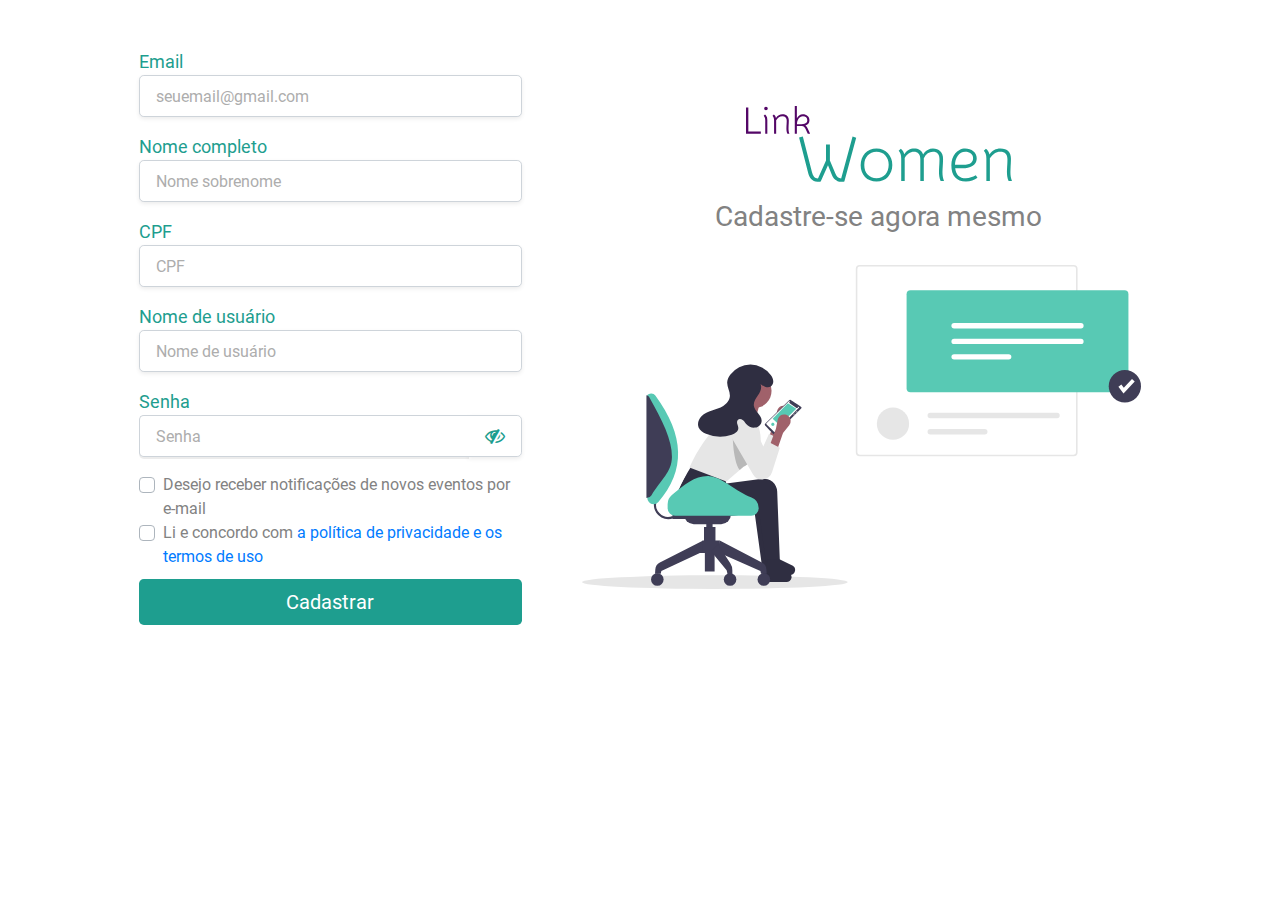
<file: create-account.html>
<!doctype html>
<html>

<head>
  <!-- Required meta tags -->
  <!-- Meta -->
  <meta http-equiv="Content-Type" content="text/html; charset=UTF-8">
  <meta name="viewport" content="width=device-width, initial-scale=1, shrink-to-fit=no">

  <!-- CSS -->
  <link rel="stylesheet" href="https://stackpath.bootstrapcdn.com/bootstrap/4.5.2/css/bootstrap.min.css"
    integrity="sha384-JcKb8q3iqJ61gNV9KGb8thSsNjpSL0n8PARn9HuZOnIxN0hoP+VmmDGMN5t9UJ0Z" crossorigin="anonymous">
  <link rel="stylesheet" href="https://cdnjs.cloudflare.com/ajax/libs/font-awesome/4.7.0/css/font-awesome.min.css">
  <link rel="stylesheet" href="styles/common.css">

  <title>Cadastro</title>
</head>

<body>
  <div class="container container-index">
    <div id="container-create-account" class="row content mx-4 my-5 align-items-center">
      <div class="col-md-5 d-flex align-items-center">
        <form>
          <!-- Email input-->
          <div class="form-group">
            <div class="col-md-12">
              <p class="label-name text-green">Email</p>
            </div>
            <div class="col-md-12">
              <div class="input-group input-group-lg mb-3">
                <input type="text" id="email" name="email" class="form-control shadow-sm"
                  placeholder="seuemail@gmail.com" aria-label="Email" aria-describedby="email-icon"
                  style="font-size: 16px;">
              </div>
            </div>

            <!-- Name input-->
            <div class="col-md-12">
              <p class="label-name text-green">Nome completo</p>
            </div>
            <div class="col-md-12">
              <div class="input-group input-group-lg mb-3">
                <input type="text" id="full-name" name="name" class="form-control shadow-sm"
                  placeholder="Nome sobrenome" aria-label="Nome completo" aria-describedby="name-icon"
                  style="font-size: 16px;">
              </div>
            </div>

            <!-- CPF input-->
            <div class="col-md-12">
              <p class="label-name text-green">CPF</p>
            </div>
            <div class="col-md-12">
              <div class="input-group input-group-lg mb-3">
                <input type="text" id="CPF" name="CPF" class="form-control shadow-sm" placeholder="CPF" aria-label="CPF"
                  aria-describedby="cpf-icon" style="font-size: 16px;">
              </div>
            </div>

            <!-- Username input-->
            <div class="col-md-12">
              <p class="label-name text-green">Nome de usuário</p>
            </div>
            <div class="col-md-12">
              <div class="input-group input-group-lg mb-3">
                <input type="text" id="username" name="username" class="form-control shadow-sm"
                  placeholder="Nome de usuário" aria-label="username" aria-describedby="username-icon"
                  style="font-size: 16px;">
              </div>
            </div>

            <!-- Password input-->
            <div class="col-md-12">
              <p class="label-name text-green">Senha</p>
            </div>
            <div class="col-md-12">
              <div class="input-group input-group-lg mb-3">
                <input type="password" id="password" name="password" class="form-control br-0 pr-0"
                  style="border-right: none; font-size: 16px; box-shadow: 0 .125rem .0 rgba(0,0,0,.075)!important;"
                  placeholder="Senha" aria-label="Senha" aria-describedby="password-icon">
                <div class="input-group-append" style="cursor:pointer">
                  <span class="input-group-text shadow-sm" id="password-icon"
                    style="border-right: 1px #ced4da solid !important">
                    <span class="fa fa-eye-slash"></span>
                  </span>
                </div>
              </div>
            </div>

            <!-- Event notifications checkbox-->
            <div class="col-md-12">
              <div class="custom-control custom-checkbox">
                <input type="checkbox" class="custom-control-input" id="checkEventNotifications">
                <label class="custom-control-label" for="checkEventNotifications" style="font-size: 16px;">Desejo
                  receber
                  notificações de novos eventos por e-mail</label>
              </div>
            </div>

            <!-- Agree with terms checkbox-->
            <div class="col-md-12">
              <div class="custom-control custom-checkbox">
                <input type="checkbox" class="custom-control-input" id="checkAgreeWithTerms">
                <label class="custom-control-label" for="checkAgreeWithTerms" style="font-size: 16px;">Li e concordo com
                  <a href="terms.html">a política de privacidade e os termos de uso</a></label>
              </div>
            </div>

            <!-- Register button -->
            <div class="form-group" style="margin-top: 10px">
              <div class="col-md-12">
                <a onclick="handleSubmitAccount()" id="btn-create-account"
                  class="nav-link btn btn-secondary btn-lg border-0 px-5">Cadastrar</a>
              </div>
            </div>

          </div>
        </form>
      </div>

      <div class="col-md-7 my-3">
        <div class="col-md-12" style="text-align: center;">
          <img src="assets/images/index-logo.svg" id="logo-create-account" style="margin-left: 35px" width=300
            class="img-fluid" alt="LinkWomen">
        </div>
        <div class="col-md-12 mb-3" style="text-align: center;">
          <h3 id="title-create-account" style="margin-left: 35px;">Cadastre-se agora mesmo</h3>
        </div>
        <div class="col-md-12">
          <img src="assets/images/create-account.svg" class="img-fluid" style="margin-top: 15px;"
            alt="Mulher com um formulário">
        </div>

      </div>
    </div>

    <!-- JS -->
    <script src="https://code.jquery.com/jquery-3.2.1.min.js"></script>
    <script src="https://stackpath.bootstrapcdn.com/bootstrap/4.5.2/js/bootstrap.min.js"
      integrity="sha384-B4gt1jrGC7Jh4AgTPSdUtOBvfO8shuf57BaghqFfPlYxofvL8/KUEfYiJOMMV+rV"
      crossorigin="anonymous"></script>
    <script src="scripts/create-account.js"></script>
</body>

</html>
</file>
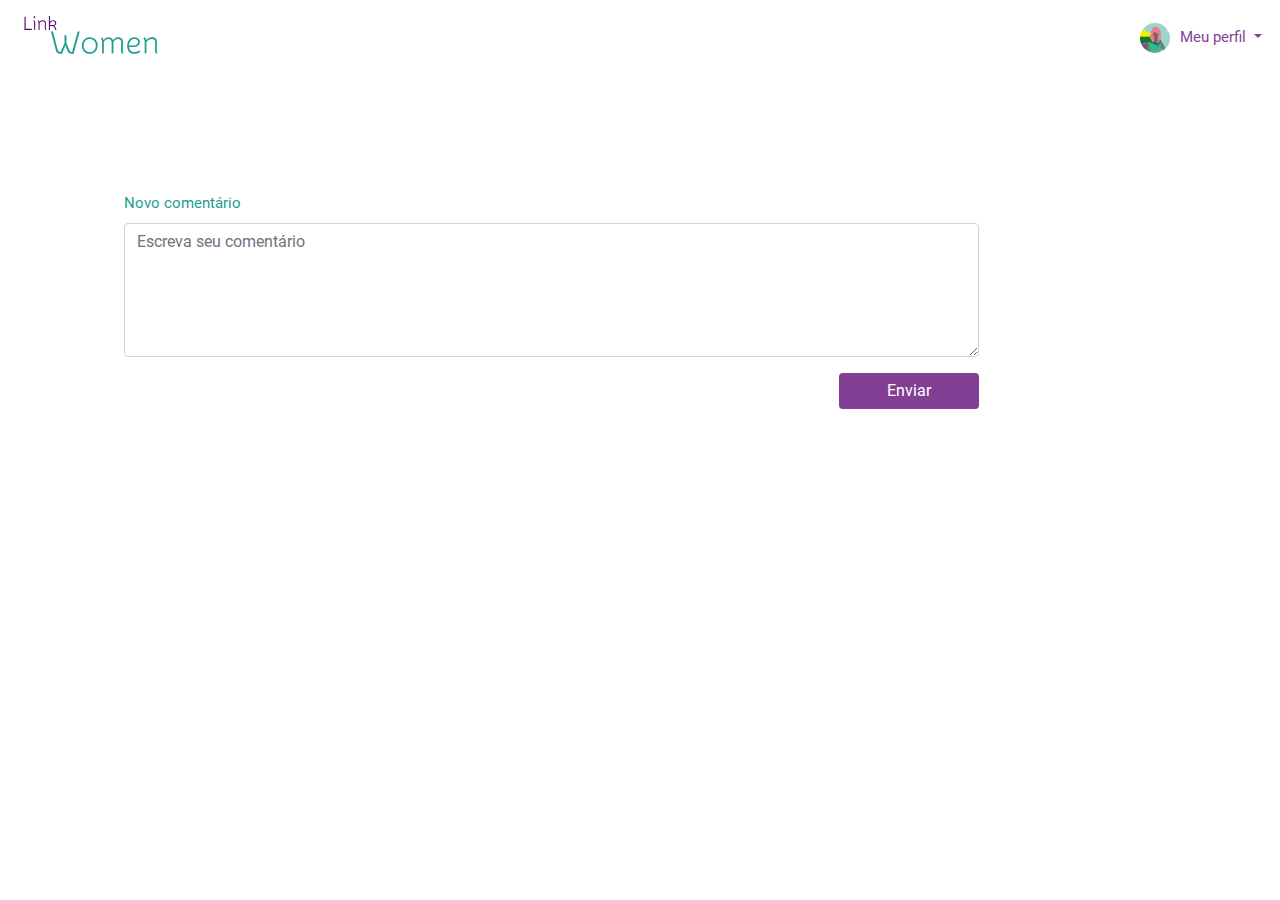
<file: discussion.html>
<!doctype html>
<html>

<head>
    <!-- Required meta tags -->
    <!-- Meta -->
    <meta http-equiv="Content-Type" content="text/html; charset=UTF-8">
    <meta name="viewport" content="width=device-width, initial-scale=1, shrink-to-fit=no">

    <!-- CSS -->
    <link rel="stylesheet" href="https://stackpath.bootstrapcdn.com/bootstrap/4.5.2/css/bootstrap.min.css"
        integrity="sha384-JcKb8q3iqJ61gNV9KGb8thSsNjpSL0n8PARn9HuZOnIxN0hoP+VmmDGMN5t9UJ0Z" crossorigin="anonymous">
    <link rel="stylesheet" href="https://cdnjs.cloudflare.com/ajax/libs/font-awesome/4.7.0/css/font-awesome.min.css">
    <link rel="stylesheet" href="styles/common.css">
    <title>Discussão</title>
</head>

<body class="pt-5 container container-index">
    <nav class="navbar navbar-expand-lg navbar-light bg-white fixed-top d-flex align-self-start">
        <a class="navbar-brand" href="main-login.html">
            <img src="assets/images/index-logo.svg" class="img-fluid" alt="LinkWomen">
        </a>
        <button class="navbar-toggler" type="button" data-toggle="collapse" data-target="#navbar-main"
            aria-controls="navbar-main" aria-expanded="false" aria-label="Abrir navegação">
            <span class="navbar-toggler-icon"></span>
        </button>
        <div class="collapse navbar-collapse" id="navbar-main">
            <div class="d-flex justify-content-end w-100">
                <ul class="navbar-nav">
                    <li class="nav-item dropdown">
                        <a class="nav-link dropdown-toggle text-purple" href="#" id="navbar-dropdown" role="button"
                            data-toggle="dropdown" aria-haspopup="true" aria-expanded="false">
                            <img class="img-profile-navbar" src="assets/images/imagem-perfil.png"
                                alt="Foto do perfil">
                            Meu perfil
                        </a>
                        <div class="dropdown-menu" aria-labelledby="navbar-dropdown">
                            <a class="dropdown-item" href="my-profile.html">Meus dados</a>
                            <div class="dropdown-divider"></div>
                            <a class="dropdown-item" onclick="handleLogout()">Sair</a>
                        </div>
                    </li>
                </ul>
            </div>
        </div>
    </nav>
    <section id="comments">
        <div class="row content m-5">
            <h3 id="issue-title" class="text-purple text-center mx-auto mb-5"></h3>
            <div id="comment-items" class="col-md-10">
            </div>
        </div>
    </section>

    <section id="new-comment" class="mx-4">
        <div class="well well-sm col-md-10">
            <form class="form-horizontal" action="" method="post">
                <fieldset>
                    <div class="row content">
                        <!-- Comment body -->
                        <div class="col-md-12">
                            <div class="form-group">
                                <label class="col-md-3 control-label p-0 text-green" for="comment">Novo
                                    comentário</label>
                                <div class="col-md-12 p-0">
                                    <textarea class="form-control" id="comment" name="comment"
                                        placeholder="Escreva seu comentário" rows="5"></textarea>
                                </div>
                            </div>
                        </div>
                    </div>

                    <!-- Form actions -->
                    <div class="form-group">
                        <div class="col-md-12 p-0 text-right">
                            <button type="button" id="btn-submit" class="btn btn-primary border-0 px-5" onclick="handleSubmitComment()">
                                Enviar</button>
                        </div>
                    </div>
                </fieldset>
            </form>
        </div>
    </section>

    <!-- JS -->
    <script src="https://code.jquery.com/jquery-3.2.1.min.js"></script>
    <script src="https://stackpath.bootstrapcdn.com/bootstrap/4.5.2/js/bootstrap.min.js"
        integrity="sha384-B4gt1jrGC7Jh4AgTPSdUtOBvfO8shuf57BaghqFfPlYxofvL8/KUEfYiJOMMV+rV"
        crossorigin="anonymous"></script>
    <script src="scripts/discussion.js"></script>
</body>

</html>
</file>
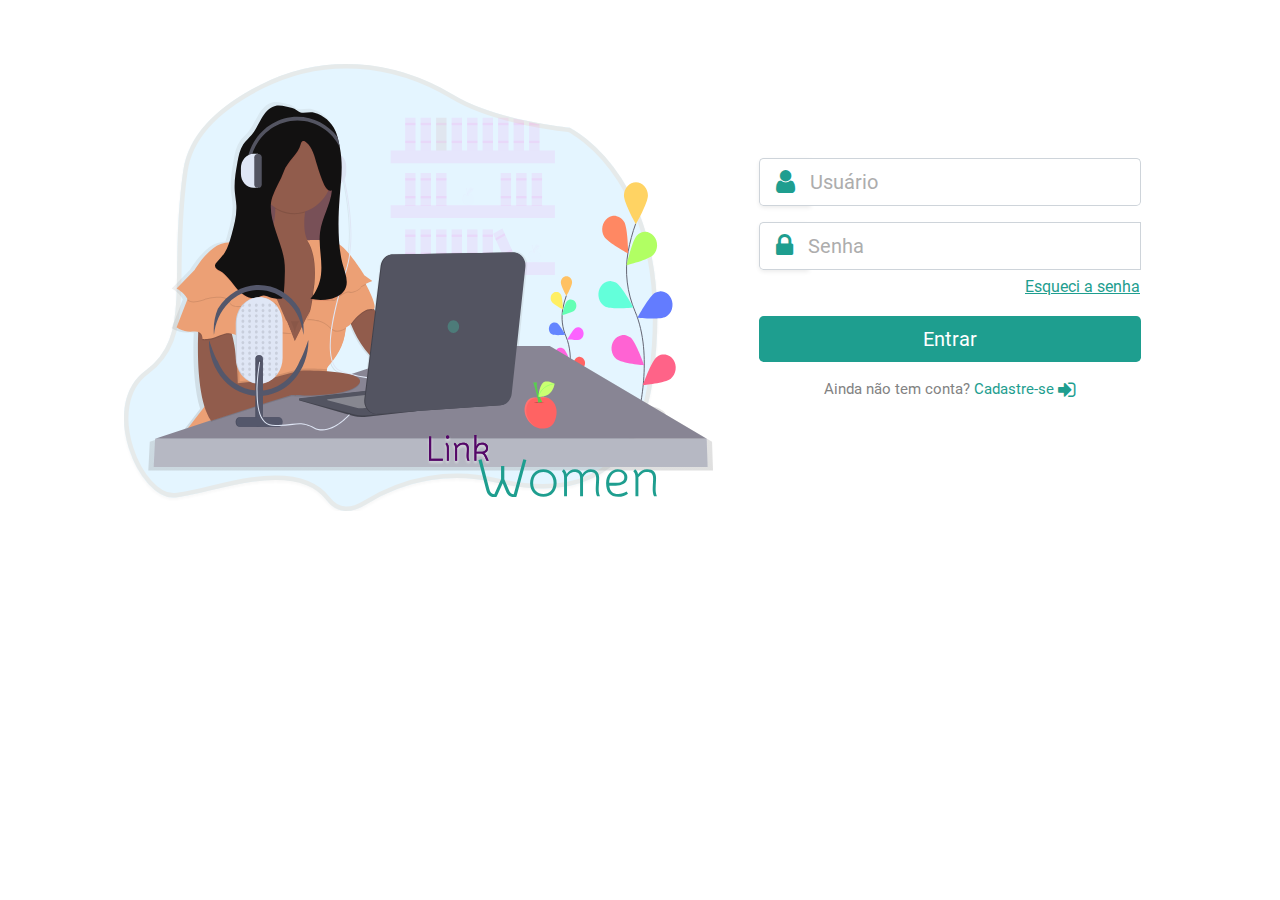
<file: login.html>
<!doctype html>
<html>

<head>
    <!-- Required meta tags -->
    <!-- Meta -->
    <meta http-equiv="Content-Type" content="text/html; charset=UTF-8">
    <meta name="viewport" content="width=device-width, initial-scale=1, shrink-to-fit=no">

    <!-- CSS -->
    <link rel="stylesheet" href="https://stackpath.bootstrapcdn.com/bootstrap/4.5.2/css/bootstrap.min.css"
        integrity="sha384-JcKb8q3iqJ61gNV9KGb8thSsNjpSL0n8PARn9HuZOnIxN0hoP+VmmDGMN5t9UJ0Z" crossorigin="anonymous">
    <link rel="stylesheet" href="https://cdnjs.cloudflare.com/ajax/libs/font-awesome/4.7.0/css/font-awesome.min.css">
    <link rel="stylesheet" href="styles/common.css">

    <title>Login</title>
</head>

<body>
    <div class="container container-index">
        <div class="row content mx-4 my-5">
            <div class="col-md-7 my-3">
                <img src="assets/images/login-logo.svg" class="img-fluid" alt="Mulher em um computador">
            </div>
            <div class="col-md-5 d-flex align-items-center">
                <form>
                <!-- Username input-->
                <div class="form-group">
                    <div class="col-md-12">
                        <div class="input-group input-group-lg mb-3">
                            <div class="input-group-prepend">
                                <span class="input-group-text shadow-sm" id="username-icon">
                                    <span class="fa fa-lg fa-user"></span>
                                </span>
                            </div>
                            <input type="text" id="username" name="username" class="form-control text-green bl-0 pl-0"
                                placeholder="Usuário" aria-label="Usuário" aria-describedby="username-icon" autocomplete="off" maxlength="100">
                        </div>
                    </div>
                    <!-- Password input-->
                    <div class="form-group">
                        <div class="col-md-12">
                            <div class="input-group input-group-lg mb-3">
                                <div class="input-group-prepend">
                                    <span class="input-group-text shadow-sm" id="password-icon">
                                        <span class="fa fa-lg fa-lock"></span>
                                    </span>
                                </div>
                                <input type="password" id="password" name="password" class="form-control text-green bl-0 pl-0"
                                    placeholder="Senha" aria-label="Senha" aria-describedby="password-icon" autocomplete="off" maxlength="100">
                                <!-- Forgot password option -->
                                <div class="col-md-12 p-0 mt-1 text-right">
                                    <button type="button" class="btn text-green p-0" data-toggle="modal"
                                        data-target="#modal-password"><u>Esqueci a senha</u></a>
                                </div>
                            </div>
                        </div>
                    </div>
                    <!-- Login button -->
                    <div class="form-group">
                        <div class="col-md-12">
                            <a onclick="handleLogin()" id="btn-login"
                                class="nav-link btn btn-secondary btn-lg border-0 px-5">Entrar</a>
                        </div>
                    </div>
                    <!-- Register option -->
                    <div class="form-group">
                        <div class="col-md-12 text-center">
                            Ainda não tem conta?
                            <a href="create-account.html" id="btn-register" class="text-green">Cadastre-se
                                <span class="fa fa-lg fa-sign-in"></span>
                            </a>
                        </div>
                    </div>
                </div>
                </form>
            </div>
        </div>

        <!-- Modal for forgot password -->
        <div class="modal fade" id="modal-password" tabindex="-1" role="dialog">
            <div class="modal-dialog" role="document">
                <div class="modal-content">
                    <div class="modal-header">
                        <h5 class="modal-title text-purple" id="event-title">Esqueci minha senha</h5>
                        <button type="button" class="close" data-dismiss="modal" aria-label="Close">
                            <span aria-hidden="true">&times;</span>
                        </button>
                    </div>
                    <div class="modal-body">
                        Dentro de alguns minutos você receberá um e-mail em sua caixa de entrada com a nova senha =)
                    </div>
                </div>
            </div>
        </div>

        <!-- JS -->
        <script src="https://code.jquery.com/jquery-3.2.1.min.js"></script>
        <script src="https://stackpath.bootstrapcdn.com/bootstrap/4.5.2/js/bootstrap.min.js"
            integrity="sha384-B4gt1jrGC7Jh4AgTPSdUtOBvfO8shuf57BaghqFfPlYxofvL8/KUEfYiJOMMV+rV"
            crossorigin="anonymous"></script>
        <script src="scripts/login.js"></script>
</body>

</html>
</file>
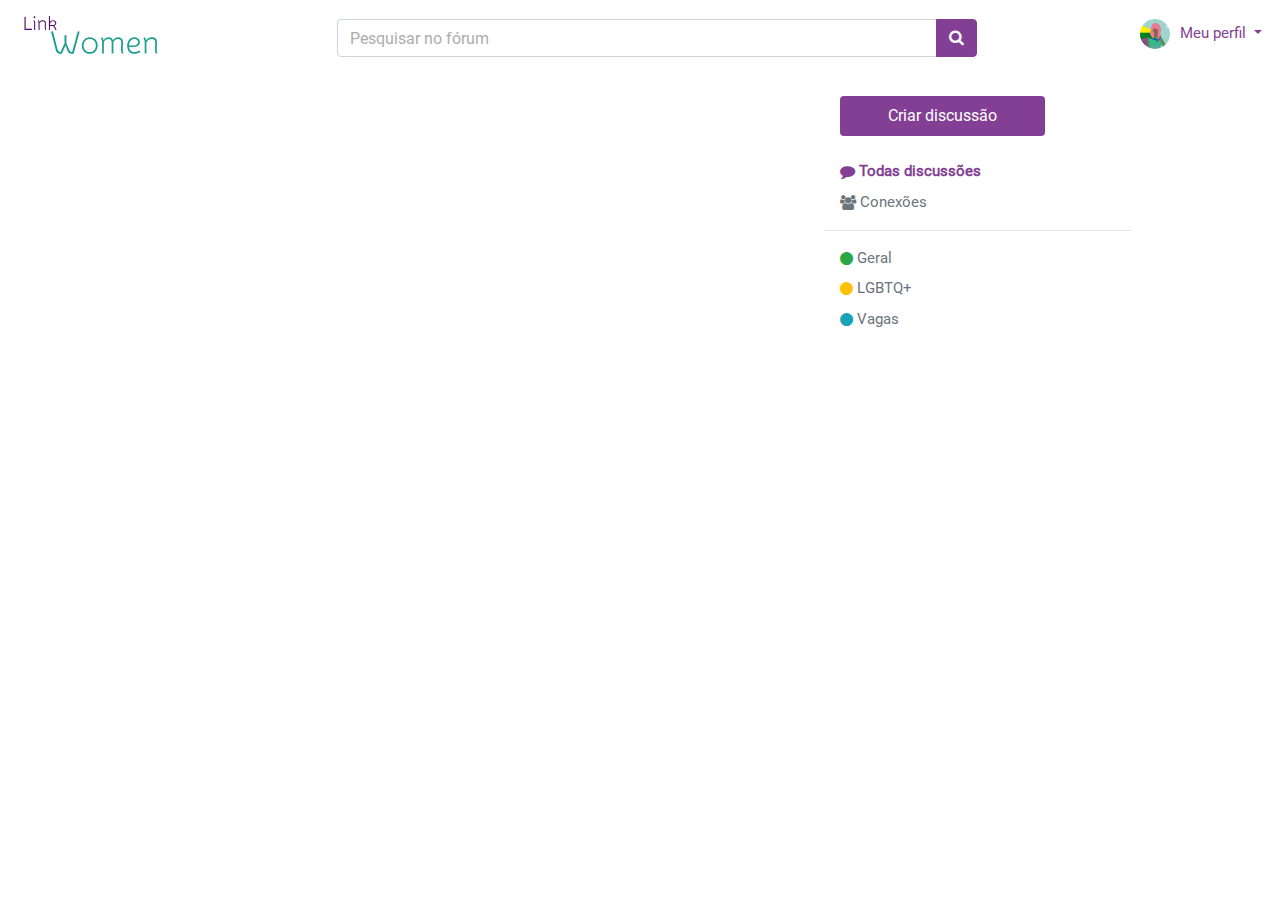
<file: main-forum.html>
<!doctype html>
<html>

<head>
    <!-- Required meta tags -->
    <!-- Meta -->
    <meta http-equiv="Content-Type" content="text/html; charset=UTF-8">
    <meta name="viewport" content="width=device-width, initial-scale=1, shrink-to-fit=no">

    <!-- CSS -->
    <link rel="stylesheet" href="https://stackpath.bootstrapcdn.com/bootstrap/4.5.2/css/bootstrap.min.css"
        integrity="sha384-JcKb8q3iqJ61gNV9KGb8thSsNjpSL0n8PARn9HuZOnIxN0hoP+VmmDGMN5t9UJ0Z" crossorigin="anonymous">
    <link rel="stylesheet" href="https://cdnjs.cloudflare.com/ajax/libs/font-awesome/4.7.0/css/font-awesome.min.css">
    <link rel="stylesheet" href="styles/common.css">
    <title>Início</title>
</head>

<body class="pt-5 container container-index">
    <nav class="navbar navbar-expand-lg navbar-light bg-white fixed-top d-flex align-self-start">
        <a class="navbar-brand" href="main-login.html">
            <img src="assets/images/index-logo.svg" class="img-fluid" alt="LinkWomen">
        </a>
        <button class="navbar-toggler" type="button" data-toggle="collapse" data-target="#navbar-main"
            aria-controls="navbar-main" aria-expanded="false" aria-label="Abrir navegação">
            <span class="navbar-toggler-icon"></span>
        </button>
        <div class="collapse navbar-collapse" id="navbar-main">
            <div class="d-flex justify-content-end w-100">
                <form class="input-group my-2 mx-auto vw-50">
                    <input class="form-control" type="search" placeholder="Pesquisar no fórum" aria-label="Pesquisar">
                    <div class="input-group-append d-block">
                        <button class="btn btn-primary" type="button">
                            <span class="fa fa-search"></span>
                        </button>
                    </div>
                </form>
                <ul class="navbar-nav">
                    <li class="nav-item dropdown">
                        <a class="nav-link dropdown-toggle text-purple" href="my-profile.html" id="navbar-dropdown"
                            role="button" data-toggle="dropdown" aria-haspopup="true" aria-expanded="false">
                            <img class="img-profile-navbar" src="assets/images/imagem-perfil.png"
                                alt="Foto do perfil">
                            Meu perfil
                        </a>
                        <div class="dropdown-menu" aria-labelledby="navbar-dropdown">
                            <a class="dropdown-item" href="my-profile.html">Meus dados</a>
                            <div class="dropdown-divider"></div>
                            <a class="dropdown-item" onclick="handleLogout()">Sair</a>
                        </div>
                    </li>
                </ul>
            </div>
        </div>
    </nav>
    <div class="row content m-5">
        <div id="forum-items" class="col-md-8">
        </div>
        <div class="col-md-4">
            <div class="row mx-3 mb-4">
                <button type="button" id="btn-discussion" class="nav-link btn btn-primary border-0 px-5"
                    data-toggle="modal" data-target="#modal-discussion">Criar
                    discussão</a>
            </div>
            <a href="#" class="row mx-3 my-2 text-purple font-weight-bold" role="button">
                <span class="fa fa-comment pt-1 mr-1"></span>
                Todas discussões
            </a>
            <a href="#" class="row mx-3 my-2 text-secondary" role="button">
                <span class="fa fa-users pt-1 mr-1"></span>
                Conexões
            </a>
            <hr />
            <a href="#" class="row mx-3 my-2 forum-category text-secondary"> <span
                    class="fa fa-circle pt-1 mr-1 text-success"></span>
                Geral
            </a>
            <a href="#" class="row mx-3 my-2 forum-category text-secondary"> <span
                    class="fa fa-circle pt-1 mr-1 text-warning"></span>
                LGBTQ+
            </a>
            <a href="#" class="row mx-3 my-2 forum-category text-secondary" role="button"> <span
                    class="fa fa-circle pt-1 mr-1 text-info"></span>
                Vagas
            </a>
        </div>
    </div>

    <!-- Modal for new discussion -->
    <div class="modal fade" id="modal-discussion" tabindex="-1" role="dialog">
        <div class="modal-dialog" role="document">
            <div class="modal-content">
                <div class="modal-header">
                    <h5 class="modal-title text-purple">Nova discussão</h5>
                    <button type="button" class="close" data-dismiss="modal" aria-label="Close">
                        <span aria-hidden="true">&times;</span>
                    </button>
                </div>
                <div class="modal-body">
                    <div class="well well-sm">
                        <form class="form-horizontal" action="" method="post">
                            <fieldset>
                                <div class="row content">
                                    <!-- Title input-->
                                    <div class="col-md-6">
                                        <div class="form-group">
                                            <label class="col-md-3 control-label p-0 text-green"
                                                for="title">Título</label>
                                            <div class="col-md-12 p-0">
                                                <input id="title" name="title" type="text" placeholder="Título"
                                                    class="form-control" autocomplete="off">
                                            </div>
                                        </div>
                                    </div>
                                    <!-- Category input-->
                                    <div class="col-md-6">
                                        <div class="form-group">
                                            <label class="col-md-3 control-label p-0 text-green"
                                                for="category">Categoria</label>
                                            <div class="col-md-12 p-0">
                                                <input id="category" name="category" type="text" placeholder="Categoria"
                                                    class="form-control" autocomplete="off">
                                            </div>
                                        </div>
                                    </div>
                                </div>
                                <div class="row content">
                                    <!-- Description body -->
                                    <div class="col-md-12">
                                        <div class="form-group">
                                            <label class="col-md-3 control-label p-0 text-green"
                                                for="description">Descrição</label>
                                            <div class="col-md-12 p-0">
                                                <textarea class="form-control" id="description" name="description"
                                                    placeholder="Descrição da sua discussão =)" rows="5"></textarea>
                                            </div>
                                        </div>
                                    </div>
                                </div>
                                <!-- Form actions -->
                                <div class="form-group">
                                    <div class="col-md-12 p-0 text-right">
                                        <button type="button" id="btn-submit" onclick="handleSubmitIssue()"
                                            class="btn btn-primary border-0 px-5">Enviar</button>
                                    </div>
                                </div>
                            </fieldset>
                        </form>
                    </div>
                </div>
            </div>
        </div>
    </div>


    <!-- Modal for new discussion created -->
    <div class="modal fade" id="modal-discussion-created" tabindex="-1" role="dialog">
        <div class="modal-dialog" role="document">
            <div class="modal-content">
                <div class="modal-header">
                    <h5 class="modal-title text-purple">Nova requisição de discussão</h5>
                    <button type="button" class="close" data-dismiss="modal" aria-label="Close">
                        <span aria-hidden="true">&times;</span>
                    </button>
                </div>
                <div class="modal-body">
                    Muito obrigada pela sua discussão! Ela passará por uma breve análise e dentro de uma hora será
                    pública para todos =)
                </div>
            </div>
        </div>
    </div>

    <!-- JS -->
    <script src="https://code.jquery.com/jquery-3.2.1.min.js"></script>
    <script src="https://stackpath.bootstrapcdn.com/bootstrap/4.5.2/js/bootstrap.min.js"
        integrity="sha384-B4gt1jrGC7Jh4AgTPSdUtOBvfO8shuf57BaghqFfPlYxofvL8/KUEfYiJOMMV+rV"
        crossorigin="anonymous"></script>
    <script src="scripts/main-forum.js"></script>
    <script src="scripts/common.js"></script>
</body>

</html>
</file>
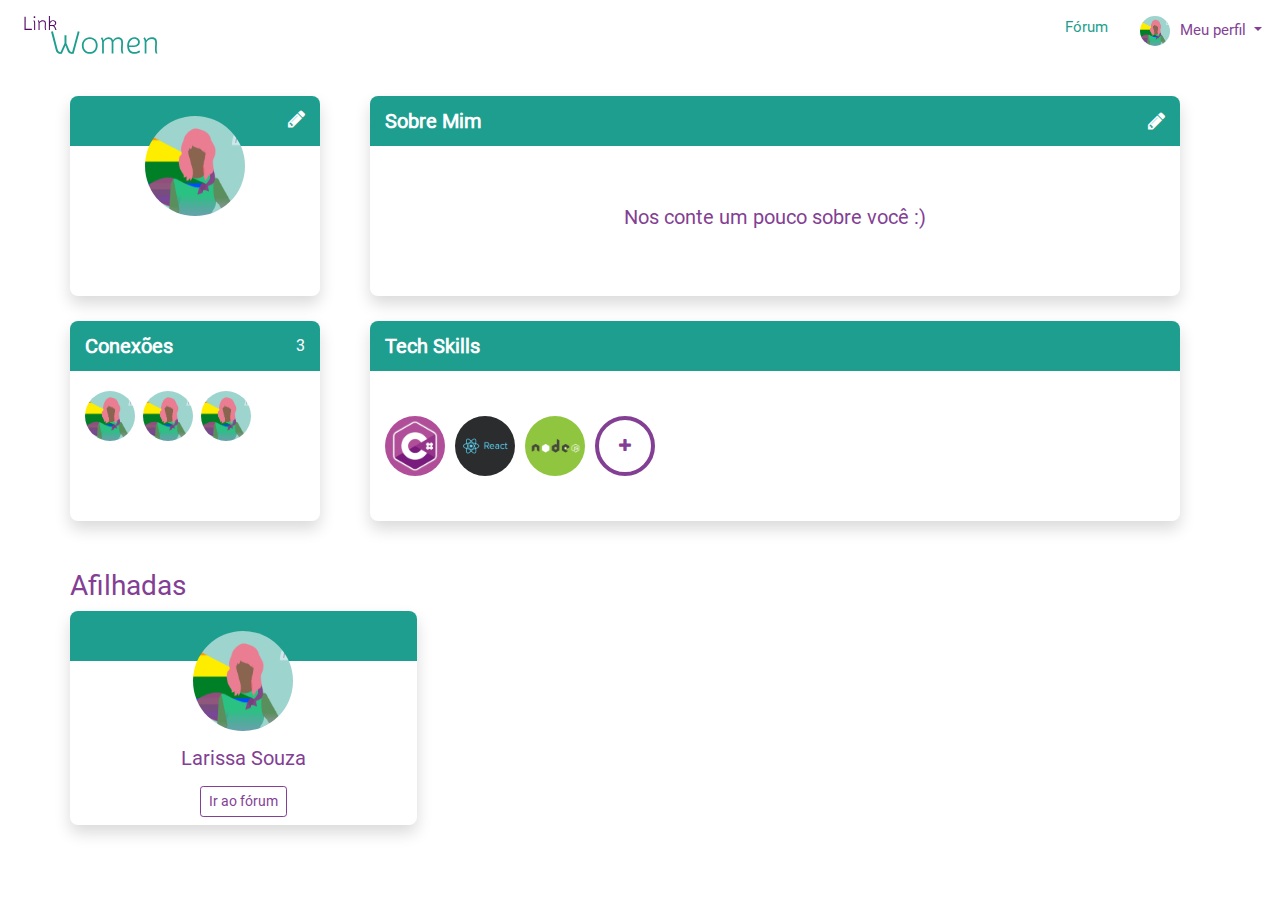
<file: my-profile.html>
<!doctype html>
<html>

<head>
  <!-- Required meta tags -->
  <!-- Meta -->
  <meta http-equiv="Content-Type" content="text/html; charset=UTF-8">
  <meta name="viewport" content="width=device-width, initial-scale=1, shrink-to-fit=no">

  <!-- CSS -->
  <link rel="stylesheet" href="https://stackpath.bootstrapcdn.com/bootstrap/4.5.2/css/bootstrap.min.css"
    integrity="sha384-JcKb8q3iqJ61gNV9KGb8thSsNjpSL0n8PARn9HuZOnIxN0hoP+VmmDGMN5t9UJ0Z" crossorigin="anonymous">
  <link rel="stylesheet" href="https://cdnjs.cloudflare.com/ajax/libs/font-awesome/4.7.0/css/font-awesome.min.css">
  <link rel="stylesheet" href="styles/common.css">
  <title>Meu perfil</title>
</head>

<body class="pt-5 container container-index">
  <nav class="navbar navbar-expand-lg navbar-light bg-white fixed-top d-flex align-items-start">
    <a class="navbar-brand" href="main-login.html">
      <img src="assets/images/index-logo.svg" class="img-fluid" alt="LinkWomen">
    </a>
    <button class="navbar-toggler" type="button" data-toggle="collapse" data-target="#navbarSupportedContent"
      aria-controls="navbarSupportedContent" aria-expanded="false" aria-label="Toggle navigation">
      <span class="navbar-toggler-icon"></span>
    </button>
    <div class="navbar-collapse d-flex justify-content-end" id="navbarSupportedContent">
      <div>
        <ul class="navbar-nav mr-auto">
          <li class="nav-item mx-3">
            <a href="main-forum.html" class="nav-link text-green">Fórum</a>
          </li>
          <li class="nav-item dropdown">
            <a class="nav-link dropdown-toggle text-purple" href="my-profile.html" id="navbar-dropdown"
                role="button" data-toggle="dropdown" aria-haspopup="true" aria-expanded="false">
                <img class="img-profile-navbar" src="assets/images/imagem-perfil.png" alt="Foto do perfil">
                Meu perfil
            </a>
            <div class="dropdown-menu" aria-labelledby="navbar-dropdown">
                <a class="dropdown-item" href="my-profile.html">Meus dados</a>
                <div class="dropdown-divider"></div>
                <a class="dropdown-item" onclick="handleLogout()">Sair</a>
            </div>
        </li>
        </ul>
      </div>
    </div>
  </nav>

  <section id="spotlight" class="row content m-5" style="margin-left: 0 !important; margin-right: 0 !important;">
    <div class="row content align-content-center justify-content-center grid-profile">

      <div class="shadow border-radius">
        <div class="profile-background border-radius">
          <span class="fa fa-pencil icon-edit" data-toggle="modal" data-target="#modal-edit-profile"></span>
        </div>
        <img id="avatar" class="img-profile mx-auto d-block" src="assets/images/imagem-perfil.png" alt="Foto de perfil">
        <h5 id="name" class="text-purple text-center px-2" style="margin-top: -15px;"></h5>
        <!-- <div class="col-md-12" style="text-align: center;">
          <button id="btn-connect" type="button" class="btn btn-sm btn-outline-primary m-2">
            Conectar
          </button>
        </div> -->
      </div>

      <div class="shadow border-radius" style="display: grid;">
        <div class="profile-background border-radius d-flex">
          <strong style="color: #fff; font-size: 20px;">Sobre Mim</strong>
          <span id="edit-bio-icon" class="fa fa-pencil" style="color: #fff; font-size: 20px; cursor: pointer;"
            onclick="editBio();"></span>
        </div>
        <div id="bio-profile" class="col-md-12" style="text-align: center;">
          <h5 class="text-purple text-center px-2">Nos conte um pouco sobre você :)</h5>
        </div>
      </div>

      <div class="shadow border-radius connections" style="display: grid;">
        <div class="profile-background border-radius d-flex">
          <strong style="color: #fff; font-size: 20px;">Conexões</strong>
          <p style="margin: 0; color: #fff; font-size: 16px;">3</p>
        </div>
        <div class="col-md-12 d-flex" style="text-align: center;">
          <img class="img-profile d-block" src="assets/images/imagem-perfil.png" alt="Foto de perfil">
          <img class="img-profile d-block" src="assets/images/imagem-perfil.png" alt="Foto de perfil">
          <img class="img-profile d-block" src="assets/images/imagem-perfil.png" alt="Foto de perfil">
          <!-- <strong style="position: relative; top: -20px; margin-left: 16px;">...</strong> -->

        </div>
      </div>

      <div class="shadow border-radius tech-skills" style="display: grid;">
        <div class="profile-background border-radius d-flex">
          <strong style="color: #fff; font-size: 20px;">Tech Skills</strong>
        </div>
        <div class="col-md-12 d-flex" style="text-align: center;">
          <img class="img-tech d-block" src="assets/images/languages/csharp.png" alt="c#" data-toggle="tooltip"
            data-placement="bottom" title="C#">
          <img class="img-tech d-block" src="assets/images/languages/react.png" alt="React" data-toggle="tooltip"
            data-placement="bottom" title="React">
          <img class="img-tech d-block" src="assets/images/languages/node.png" alt="Node" data-toggle="tooltip"
            data-placement="bottom" title="Node">
          <div class="img-tech d-flex" data-toggle="modal" data-target="#modal-tech-skills"
            style="align-items: center; justify-content: center; border: #833F94 4px solid; cursor: pointer;">
            <span class="fa fa-plus text-purple"></span>
          </div>
        </div>
      </div>
    </div>
  </section>
  <div class="row content sponsorship m-5"
    style="flex-direction: column;margin-left: 0 !important; margin-right: 0 !important;">
    <h3 class="text-purple" style="margin-left: -15px">Afilhadas</h3>
    <div class="row content sponsorship-grid">
      <div class="shadow border-radius">
        <div class="profile-background border-radius">
        </div>
        <img class="img-profile mx-auto d-block" src="assets/images/imagem-perfil.png" alt="Foto de perfil">
        <h5 class="text-purple text-center px-2" style="margin-top: -15px;">Larissa Souza</h5>
        <div class="col-md-12" style="text-align: center;">
          <button type="button" class="btn btn-sm btn-outline-primary m-2">
            Ir ao fórum
          </button>
        </div>
      </div>
    </div>
  </div>

  <!-- Modal for add tech skills  -->
  <div class="modal fade" id="modal-tech-skills" tabindex="-1" role="dialog">
    <div class="modal-dialog" role="document">
      <div class="modal-content">
        <div class="modal-header">
          <h5 class="modal-title text-purple" id="event-title">Adicionar tech skills</h5>
          <button type="button" class="close" data-dismiss="modal" aria-label="Close">
            <span aria-hidden="true">&times;</span>
          </button>
        </div>
        <div class="modal-body">
          <div class="form-group">
            <div class="col-md-12">
              <p class="label-name text-green">Tech skills</p>
            </div>
            <div class="col-md-12">
              <div class="input-group input-group-lg mb-3">
                <select name="techskills" id="select-tech-skills" class="form-control" style="font-size: 16px;">
                  <option>Selecione uma tech skill</option>
                </select>
              </div>
            </div>
            <div class="col-md-12" style="text-align: end;">
              <button id="btn-save-tech-skills" type="button" class="btn btn-sm btn-outline-primary">
                Salvar
              </button>
            </div>
          </div>
        </div>
      </div>
    </div>
  </div>

  <!-- Modal for edit profile  -->
  <div class="modal fade" id="modal-edit-profile" tabindex="-1" role="dialog">
    <div class="modal-dialog" role="document">
      <div class="modal-content">
        <div class="modal-header">
          <h5 class="modal-title text-purple" id="event-title">Editar perfil</h5>
          <button type="button" class="close" data-dismiss="modal" aria-label="Close">
            <span aria-hidden="true">&times;</span>
          </button>
        </div>
        <div class="modal-body">
          <div class="form-group">
            <!-- Email input-->
            <div class="col-md-12">
              <p class="label-name text-green">Email</p>
            </div>
            <div class="col-md-12">
              <div class="input-group input-group-lg mb-3">
                <input type="text" id="email" class="form-control shadow-sm" placeholder="seuemail@gmail.com"
                  aria-label="Email" aria-describedby="email-icon" style="font-size: 16px;">
              </div>
            </div>

            <!-- Name input-->
            <div class="col-md-12">
              <p class="label-name text-green">Nome completo</p>
            </div>
            <div class="col-md-12">
              <div class="input-group input-group-lg mb-3">
                <input type="text" id="full-name" class="form-control shadow-sm" placeholder="Nome sobrenome"
                  aria-label="Nome completo" aria-describedby="name-icon" style="font-size: 16px;">
              </div>
            </div>

            <!-- Occupation input-->
            <div class="col-md-12">
              <p class="label-name text-green">Ocupação</p>
            </div>
            <div class="col-md-12">
              <div class="input-group input-group-lg mb-3">
                <input type="text" id="occupation" class="form-control shadow-sm" placeholder="Ocupação"
                  aria-label="Ocupação" aria-describedby="occupation-icon" style="font-size: 16px;">
              </div>
            </div>

            <!-- Github input-->
            <div class="col-md-12">
              <p class="label-name text-green">Github</p>
            </div>
            <div class="col-md-12">
              <div class="input-group input-group-lg mb-3">
                <input type="text" id="github" class="form-control shadow-sm" placeholder="Github" aria-label="Github"
                  aria-describedby="github-icon" style="font-size: 16px;">
              </div>
            </div>

            <div class="col-md-12" style="text-align: end;">
              <button id="btn-connect" type="button" class="btn btn-sm btn-outline-primary" onclick="saveUser();">
                Salvar
              </button>
            </div>

          </div>
        </div>
      </div>
    </div>
  </div>

  <!-- JS -->
  <script src="https://code.jquery.com/jquery-3.2.1.min.js"></script>
  <script src="https://cdnjs.cloudflare.com/ajax/libs/popper.js/1.11.0/umd/popper.min.js"></script>
  <script src="https://stackpath.bootstrapcdn.com/bootstrap/4.5.2/js/bootstrap.min.js"
    integrity="sha384-B4gt1jrGC7Jh4AgTPSdUtOBvfO8shuf57BaghqFfPlYxofvL8/KUEfYiJOMMV+rV"
    crossorigin="anonymous"></script>
  <script src="scripts/my-profile.js"></script>
  <script src="scripts/common.js"></script>
</body>

</html>
</file>
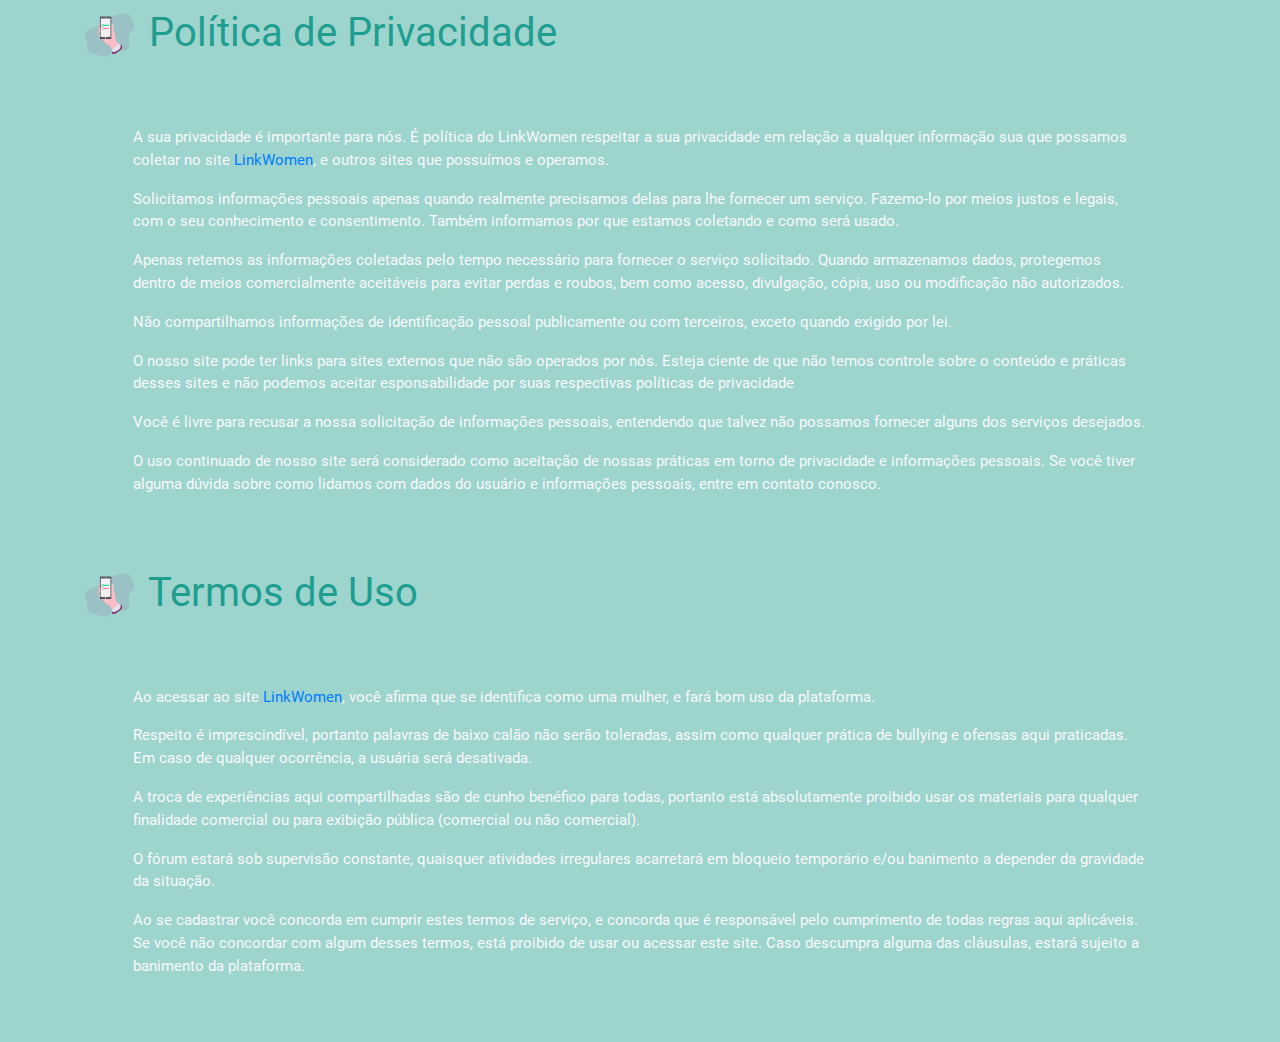
<file: terms.html>
<!doctype html>
<html>

<head>
    <!-- Required meta tags -->
    <!-- Meta -->
    <meta http-equiv="Content-Type" content="text/html; charset=UTF-8">
    <meta name="viewport" content="width=device-width, initial-scale=1, shrink-to-fit=no">

    <!-- CSS -->
    <link rel="stylesheet" href="https://stackpath.bootstrapcdn.com/bootstrap/4.5.2/css/bootstrap.min.css"
        integrity="sha384-JcKb8q3iqJ61gNV9KGb8thSsNjpSL0n8PARn9HuZOnIxN0hoP+VmmDGMN5t9UJ0Z" crossorigin="anonymous">
    <link rel="stylesheet" href="styles/common.css">
    <title>Termos de uso</title>
</head>

<body class="background-green container container-index">
    <h1 class="text-green mx-auto">
        <img src="assets/images/terms.svg" class="img-profile mr-1" alt="Políticas LinkWomen">
        Política de Privacidade
    </h1>
    <div class="p-5 text-light">
        <p>A sua privacidade é importante para nós. É política do LinkWomen respeitar a sua privacidade em relação a
            qualquer informação sua que possamos coletar no site <a href="#">LinkWomen</a>,
            e outros sites que possuímos e operamos.</p>
        <p>Solicitamos informações pessoais apenas quando realmente
            precisamos delas para lhe fornecer um serviço. Fazemo-lo por meios justos e legais, com o seu conhecimento
            e consentimento. Também informamos por que estamos coletando e como será usado. </p>
        <p>Apenas retemos as informações coletadas pelo tempo necessário para fornecer o serviço solicitado.
            Quando armazenamos dados, protegemos dentro de meios comercialmente aceitáveis ​​para evitar perdas e
            roubos,
            bem como acesso, divulgação, cópia, uso ou modificação não autorizados.</p>
        <p>Não compartilhamos informações de identificação pessoal publicamente ou com terceiros, exceto quando
            exigido por lei.</p>
        <p>O nosso site pode ter links para sites externos que não são operados por nós.
            Esteja ciente de que não temos controle sobre o conteúdo e práticas desses sites e não podemos aceitar
            esponsabilidade por suas respectivas políticas de privacidade</p>
        <p>Você é livre para recusar a nossa solicitação de informações pessoais, entendendo que talvez não possamos
            fornecer
            alguns dos serviços desejados.</p>
        <p>O uso continuado de nosso site será considerado como aceitação de nossas práticas
            em torno de privacidade e informações pessoais. Se você tiver alguma dúvida sobre como lidamos com dados do
            usuário e
            informações pessoais, entre em contato conosco.</p>
    </div>

    <h1 class="text-green mx-auto">
        <img src="assets/images/terms.svg" class="img-profile mr-1" alt="Termos LinkWomen">
        Termos de Uso
    </h1>

    <div class="p-5 text-light">
        <p>Ao acessar ao site <a href="#">LinkWomen</a>, você afirma que se identifica como uma mulher, e fará bom uso da
            plataforma. </p>
        <p>Respeito é imprescindível, portanto palavras de baixo calão não serão toleradas, assim como qualquer prática
            de bullying e ofensas aqui praticadas.
            Em caso de qualquer ocorrência, a usuária será desativada.</p>
        <p>A troca de experiências aqui compartilhadas são de cunho benéfico para todas, portanto está absolutamente
            proibido
            usar os materiais para qualquer finalidade comercial ou para exibição pública (comercial ou não comercial).
        </p>
        <p>O fórum estará sob supervisão constante, quaisquer atividades irregulares acarretará em bloqueio temporário
            e/ou banimento a depender da gravidade da situação.</p>
        <p>Ao se cadastrar você concorda em cumprir estes termos de serviço, e concorda que é responsável
            pelo cumprimento de todas regras aqui aplicáveis. Se você não concordar com algum desses termos, está
            proibido
            de usar ou acessar este site. Caso descumpra alguma das cláusulas, estará sujeito a banimento da plataforma.
        </p>
    </div>
    <!-- JS -->
    <script src="https://code.jquery.com/jquery-3.2.1.min.js"></script>
    <script src="https://stackpath.bootstrapcdn.com/bootstrap/4.5.2/js/bootstrap.min.js"
        integrity="sha384-B4gt1jrGC7Jh4AgTPSdUtOBvfO8shuf57BaghqFfPlYxofvL8/KUEfYiJOMMV+rV"
        crossorigin="anonymous"></script>
</body>

</html>
</file>
<file: styles/common.css>
.carousel-inner .carousel-item.active, .carousel-inner .carousel-item-next, .carousel-inner .carousel-item-prev {
    display: flex;
}

@media (min-width: 768px) {
    .item-spotlight {
        width: 15vw !important;
    }
    .carousel-inner .carousel-item-right.active, .carousel-inner .carousel-item-next {
        transform: translateX(25%);
    }
    .carousel-inner .carousel-item-left.active, .carousel-inner .carousel-item-prev {
        transform: translateX(-25%);
    }
    .carousel-inner .carousel-item-right, .carousel-inner .carousel-item-left {
        transform: translateX(0);
    }
}

@media (max-width: 768px) {
    .item-spotlight {
        width: 25vw !important;
    }

    body {
        font-size: 0.7rem !important;
    }
    .font-size-small {
        font-size: 0.6rem !important;
    }
    .carousel-inner .carousel-item-right.active, .carousel-inner .carousel-item-next {
        transform: translateX(50%);
    }
    .carousel-inner .carousel-item-left.active, .carousel-inner .carousel-item-prev {
        transform: translateX(-50%);
    }
    .carousel-inner .carousel-item-right, .carousel-inner .carousel-item-left {
        transform: translateX(0);
    }
    #container-create-account {
        flex-direction: column-reverse;
    }
    #title-create-account, #logo-create-account {
        margin-left: 10px !important;
    }
    .carousel-arrow {
        display: none !important;
    }
}

.text-green {
    color: #1E9E8F !important;
}

.background-green {
    background-color: #9dd4ce !important;
}

.text-purple {
    color: #833F94 !important;
}

.btn-primary, .btn-primary:hover, .btn-primary:active, .btn-primary:visited {
    background-color: #833F94 !important;
    color: #ffffff !important;
    border-color: #833F94 !important;
}

.btn-secondary, .btn-secondary:hover, .btn-secondary:active, .btn-secondary:visited {
    background-color: #1E9E8F !important;
    color: #ffffff !important;
    border-color: #1E9E8F !important;
}

.btn-outline-primary, .btn-outline-primary:hover, .btn-outline-primary:active, .btn-outline-primary:visited {
    background-color: transparent !important;
    border-color: #833F94 !important;
    color: #833F94 !important;
}

.btn-outline-secondary, .btn-outline-secondary:hover, .btn-outline-secondary:active, .btn-outline-secondary:visited {
    background-color: transparent !important;
    border-color: #1E9E8F !important;
    color: #1E9E8F !important;
}

.input-group-text {
    border-right: 0 !important;
    color: #1E9E8F !important;
    background-color: transparent !important;
}

.dropdown-menu {
    min-width: 50% !important;
}

.display-4 {
    font-size: 2.5rem !important;
}

.img-profile {
    height: 70px;
    width: 50px;
    border-radius: 50%;
}

.img-profile-navbar {
    height: 30px;
    width: 30px;
    border-radius: 50%;
    margin-right: 5%;
}

.profile-background {
    background: #1E9E8F;
    width: 100%;
    height: 10%;
    border-bottom-left-radius: 0 !important;
    border-bottom-right-radius: 0 !important;
}

.name-carousel {
    margin-top: 40px;
}

.bl-0 {
    border-left: 0 !important;
}

.align-absolute-bottom {
    position: absolute;
    bottom: 0;
}

@font-face {
    font-family: 'Roboto';
    src: url('./Roboto.ttf');
}

body {
    font-family: 'Roboto' !important;
    color: #828282 !important;
    font-size: 0.95rem !important;
}

.label-name {
    font-size: 18px;
    margin-bottom: 0;
}

.custom-control-input:checked~.custom-control-label::before {
    color: #fff !important;
    border-color: #58C9B4 !important;
    background-color: #58C9B4 !important;
}

input::placeholder, option[value="0"] {
    /* Chrome, Firefox, Opera, Safari 10.1+ */
    color: #ADADAD !important;
    opacity: 1;
    /* Firefox */
}

input::-ms-input-placeholder, select::-ms-input-placeholder {
    /* Internet Explorer 10-11 */
    color: #ADADAD !important;
}

input::-ms-input-placeholder, select::-ms-input-placeholder {
    /* Microsoft Edge */
    color: #ADADAD !important;
}

.border-radius {
    border-radius: 8px;
}

.icon-edit {
    font-size: 20px;
    color: #fff;
    text-align: end;
    width: 100%;
    top: 13px;
    position: relative;
}

.grid-profile {
    display: grid !important;
    grid-template-columns: 250px 1fr;
    width: 100%;
    grid-template-rows: 200px 200px;
    row-gap: 25px;
    column-gap: 50px;
}

.grid-profile .profile-background, .sponsorship-grid .profile-background {
    align-items: center;
    justify-content: space-between;
    padding: 0 15px;
    height: 50px;
}

.grid-profile .img-profile, .sponsorship .img-profile {
    width: 100px;
    height: 100px;
    border-radius: 50%;
    position: relative;
    top: -30px;
}

.sponsorship-grid {
    display: grid;
    grid-template-columns: 1fr 1fr 1fr;
    column-gap: 50px;
}

.grid-profile .connections {
    max-width: 250px;
}

.grid-profile .connections .img-profile {
    width: 50px;
    height: 50px;
    border-radius: 50%;
    margin-right: 8px;
}

.grid-profile .tech-skills .img-tech {
    width: 60px;
    height: 60px;
    border-radius: 50%;
    margin-right: 10px;
}

.font-size-small {
    font-size: 0.7rem !important;
}

.vw-50 {
    width: 50vw !important;
}

.more-connections {
    border-radius: 50%;
    background: #adadad;
    color: #fff;
    width: 50px;
    height: 50px;
}
</file>
